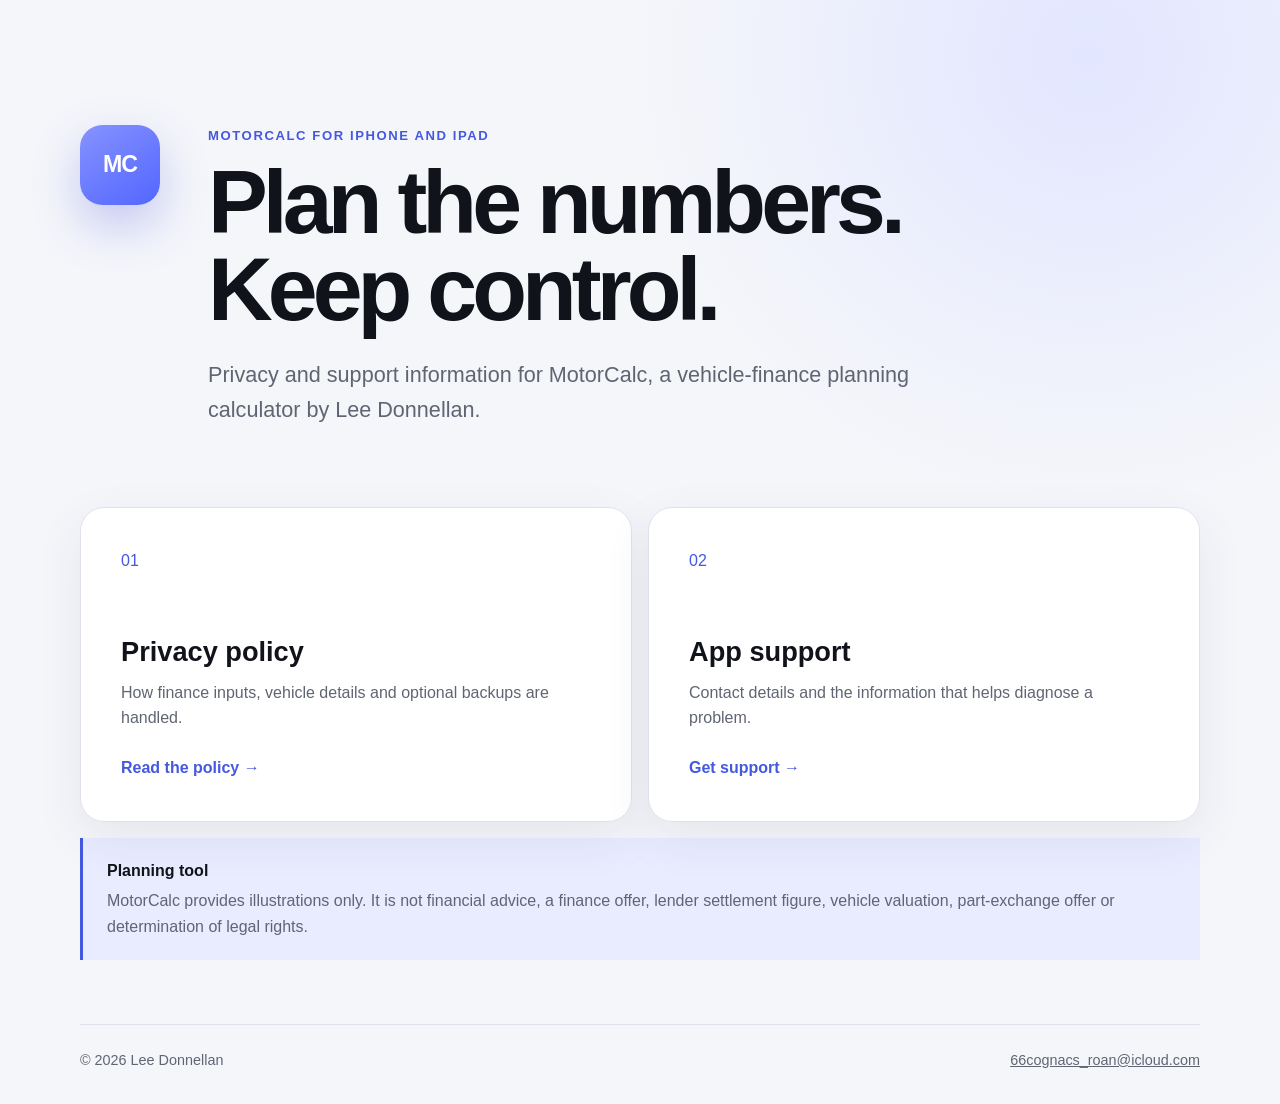
<file: index.html>
<!doctype html>
<html lang="en-GB">
<head>
  <meta charset="utf-8">
  <meta name="viewport" content="width=device-width, initial-scale=1">
  <meta name="description" content="Privacy and support information for MotorCalc.">
  <title>MotorCalc — Support</title>
  <link rel="stylesheet" href="styles.css">
</head>
<body>
  <main class="shell">
    <header class="hero">
      <div class="mark" aria-hidden="true">MC</div>
      <div>
        <p class="eyebrow">MotorCalc for iPhone and iPad</p>
        <h1>Plan the numbers.<br>Keep control.</h1>
        <p class="lede">Privacy and support information for MotorCalc, a vehicle-finance planning calculator by Lee Donnellan.</p>
      </div>
    </header>

    <section class="cards" aria-label="Information">
      <a class="card" href="privacy.html">
        <span class="card-number">01</span>
        <h2>Privacy policy</h2>
        <p>How finance inputs, vehicle details and optional backups are handled.</p>
        <span class="card-link">Read the policy <span aria-hidden="true">→</span></span>
      </a>
      <a class="card" href="support.html">
        <span class="card-number">02</span>
        <h2>App support</h2>
        <p>Contact details and the information that helps diagnose a problem.</p>
        <span class="card-link">Get support <span aria-hidden="true">→</span></span>
      </a>
    </section>

    <aside class="notice">
      <strong>Planning tool</strong>
      <p>MotorCalc provides illustrations only. It is not financial advice, a finance offer, lender settlement figure, vehicle valuation, part-exchange offer or determination of legal rights.</p>
    </aside>

    <footer>
      <span>© 2026 Lee Donnellan</span>
      <a href="mailto:66cognacs_roan@icloud.com">66cognacs_roan@icloud.com</a>
    </footer>
  </main>
</body>
</html>
</file>
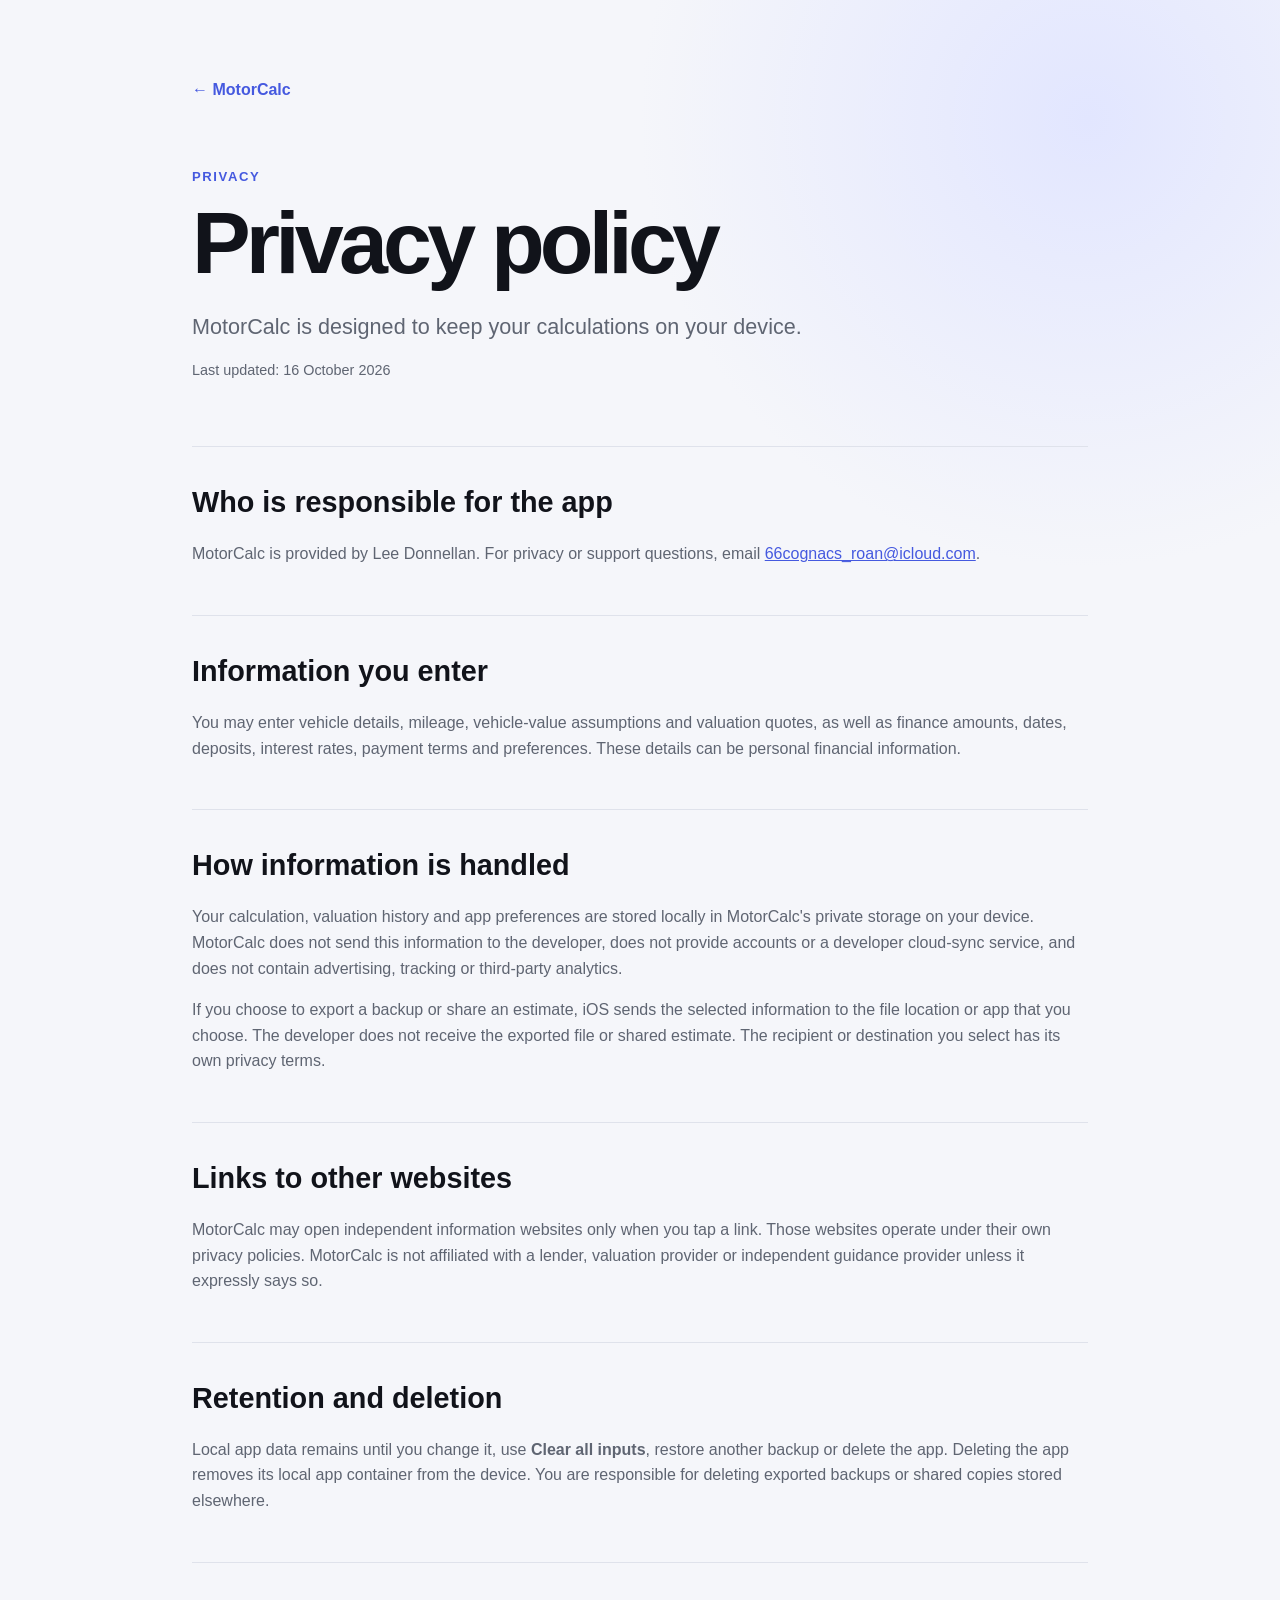
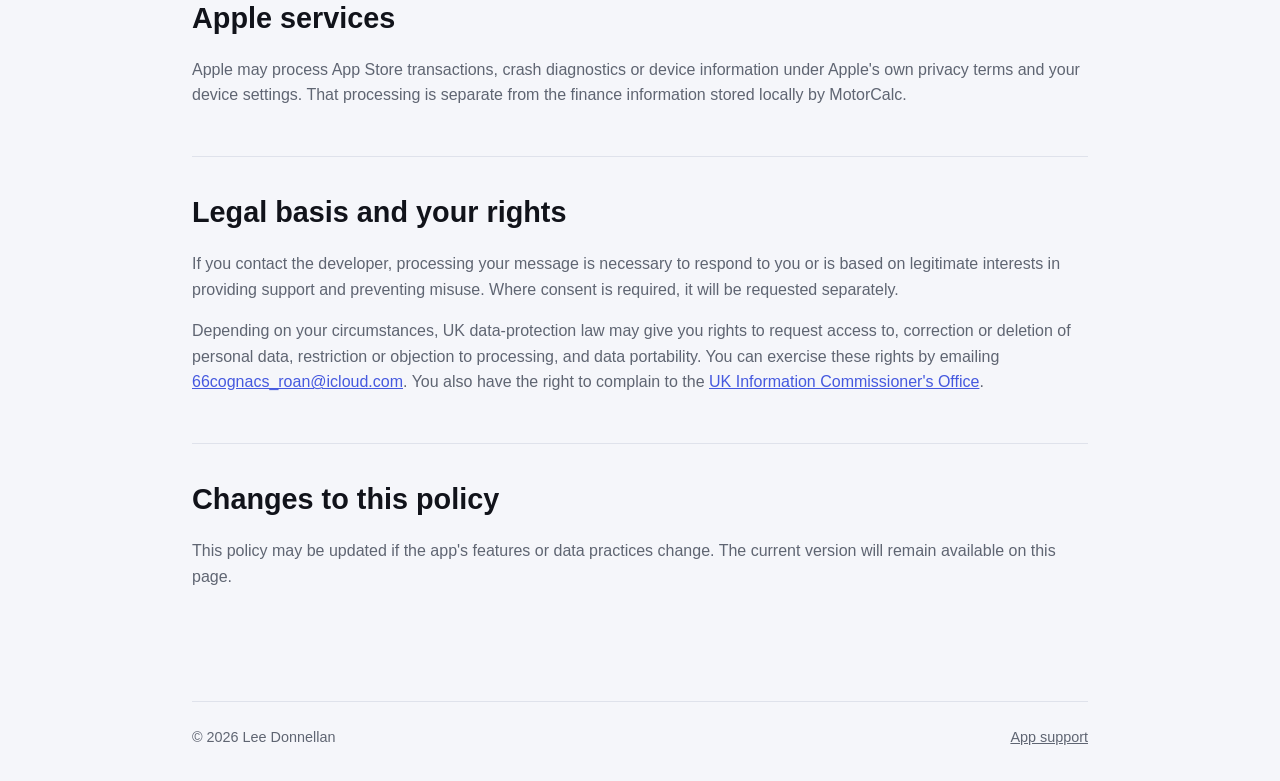
<file: privacy.html>
<!doctype html>
<html lang="en-GB">
<head>
  <meta charset="utf-8">
  <meta name="viewport" content="width=device-width, initial-scale=1">
  <meta name="description" content="Privacy policy for MotorCalc.">
  <title>Privacy Policy — MotorCalc</title>
  <link rel="stylesheet" href="styles.css">
</head>
<body>
  <main class="shell legal">
    <nav><a href="index.html">← MotorCalc</a></nav>
    <header>
      <p class="eyebrow">Privacy</p>
      <h1>Privacy policy</h1>
      <p class="lede">MotorCalc is designed to keep your calculations on your device.</p>
      <p class="updated">Last updated: 16 October 2026</p>
    </header>

    <article>
      <section>
        <h2>Who is responsible for the app</h2>
        <p>MotorCalc is provided by Lee Donnellan. For privacy or support questions, email <a href="mailto:66cognacs_roan@icloud.com">66cognacs_roan@icloud.com</a>.</p>
      </section>

      <section>
        <h2>Information you enter</h2>
        <p>You may enter vehicle details, mileage, vehicle-value assumptions and valuation quotes, as well as finance amounts, dates, deposits, interest rates, payment terms and preferences. These details can be personal financial information.</p>
      </section>

      <section>
        <h2>How information is handled</h2>
        <p>Your calculation, valuation history and app preferences are stored locally in MotorCalc's private storage on your device. MotorCalc does not send this information to the developer, does not provide accounts or a developer cloud-sync service, and does not contain advertising, tracking or third-party analytics.</p>
        <p>If you choose to export a backup or share an estimate, iOS sends the selected information to the file location or app that you choose. The developer does not receive the exported file or shared estimate. The recipient or destination you select has its own privacy terms.</p>
      </section>

      <section>
        <h2>Links to other websites</h2>
        <p>MotorCalc may open independent information websites only when you tap a link. Those websites operate under their own privacy policies. MotorCalc is not affiliated with a lender, valuation provider or independent guidance provider unless it expressly says so.</p>
      </section>

      <section>
        <h2>Retention and deletion</h2>
        <p>Local app data remains until you change it, use <strong>Clear all inputs</strong>, restore another backup or delete the app. Deleting the app removes its local app container from the device. You are responsible for deleting exported backups or shared copies stored elsewhere.</p>
      </section>

      <section>
        <h2>Apple services</h2>
        <p>Apple may process App Store transactions, crash diagnostics or device information under Apple's own privacy terms and your device settings. That processing is separate from the finance information stored locally by MotorCalc.</p>
      </section>

      <section>
        <h2>Legal basis and your rights</h2>
        <p>If you contact the developer, processing your message is necessary to respond to you or is based on legitimate interests in providing support and preventing misuse. Where consent is required, it will be requested separately.</p>
        <p>Depending on your circumstances, UK data-protection law may give you rights to request access to, correction or deletion of personal data, restriction or objection to processing, and data portability. You can exercise these rights by emailing <a href="mailto:66cognacs_roan@icloud.com">66cognacs_roan@icloud.com</a>. You also have the right to complain to the <a href="https://ico.org.uk/make-a-complaint/">UK Information Commissioner's Office</a>.</p>
      </section>

      <section>
        <h2>Changes to this policy</h2>
        <p>This policy may be updated if the app's features or data practices change. The current version will remain available on this page.</p>
      </section>
    </article>

    <footer>
      <span>© 2026 Lee Donnellan</span>
      <a href="support.html">App support</a>
    </footer>
  </main>
</body>
</html>
</file>
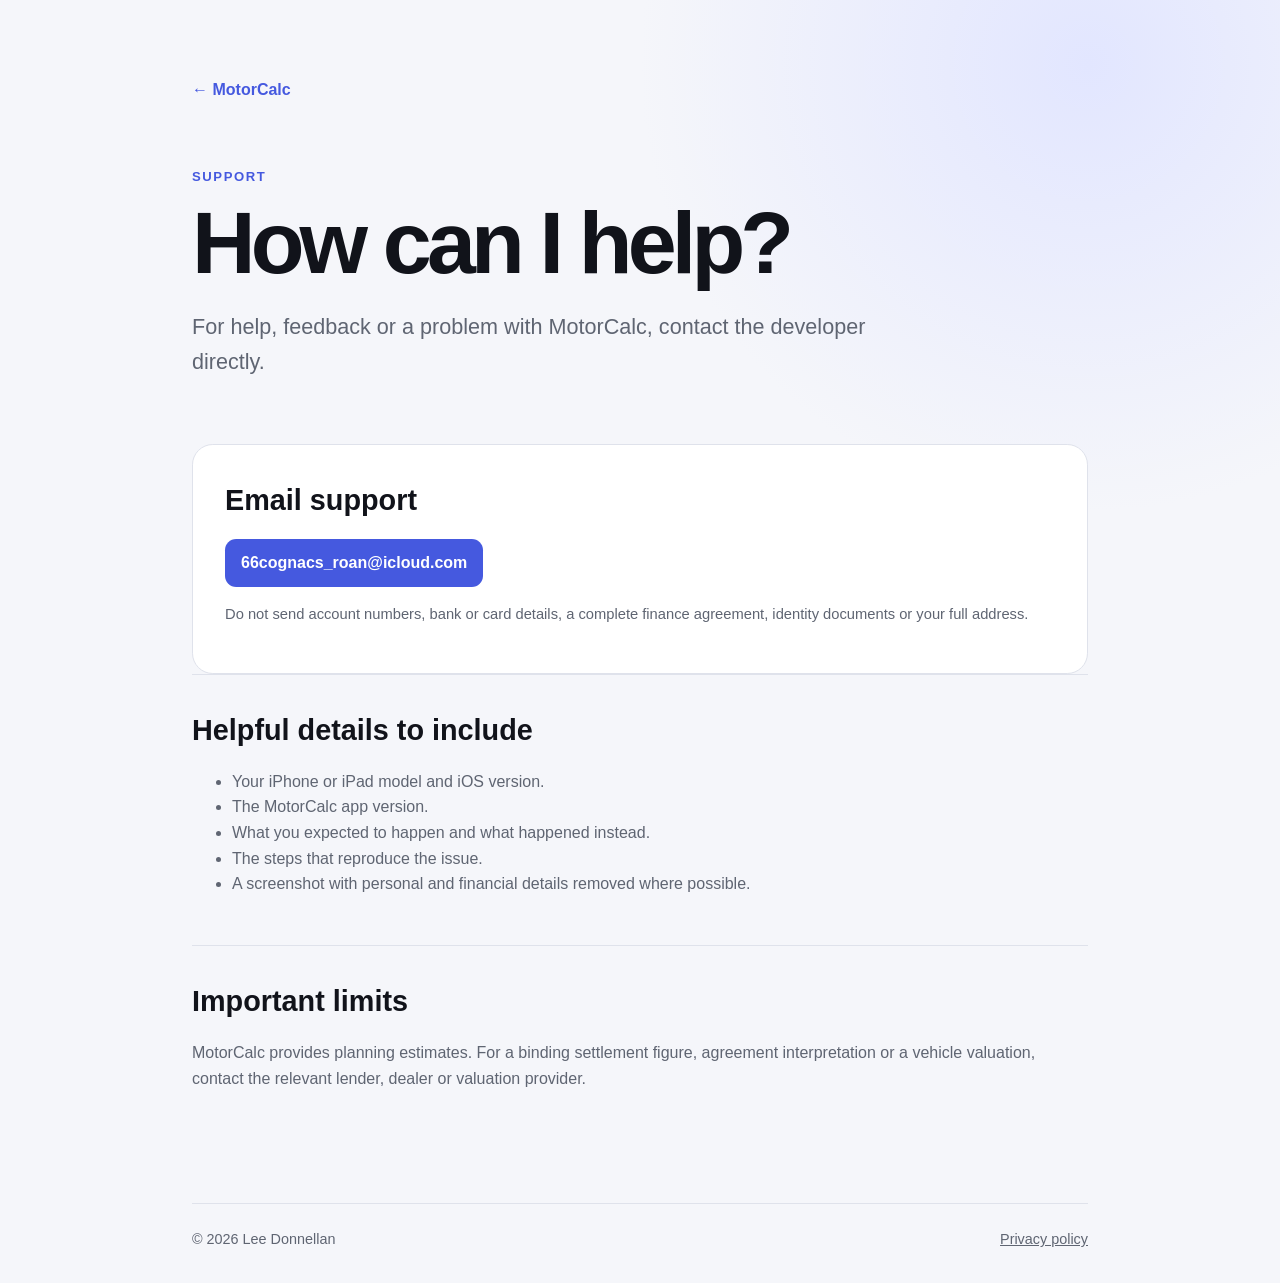
<file: support.html>
<!doctype html>
<html lang="en-GB">
<head>
  <meta charset="utf-8">
  <meta name="viewport" content="width=device-width, initial-scale=1">
  <meta name="description" content="Support for MotorCalc.">
  <title>App Support — MotorCalc</title>
  <link rel="stylesheet" href="styles.css">
</head>
<body>
  <main class="shell legal">
    <nav><a href="index.html">← MotorCalc</a></nav>
    <header>
      <p class="eyebrow">Support</p>
      <h1>How can I help?</h1>
      <p class="lede">For help, feedback or a problem with MotorCalc, contact the developer directly.</p>
    </header>

    <article>
      <section class="contact-panel">
        <h2>Email support</h2>
        <p><a class="email-button" href="mailto:66cognacs_roan@icloud.com?subject=MotorCalc%20support">66cognacs_roan@icloud.com</a></p>
        <p class="muted">Do not send account numbers, bank or card details, a complete finance agreement, identity documents or your full address.</p>
      </section>

      <section>
        <h2>Helpful details to include</h2>
        <ul>
          <li>Your iPhone or iPad model and iOS version.</li>
          <li>The MotorCalc app version.</li>
          <li>What you expected to happen and what happened instead.</li>
          <li>The steps that reproduce the issue.</li>
          <li>A screenshot with personal and financial details removed where possible.</li>
        </ul>
      </section>

      <section>
        <h2>Important limits</h2>
        <p>MotorCalc provides planning estimates. For a binding settlement figure, agreement interpretation or a vehicle valuation, contact the relevant lender, dealer or valuation provider.</p>
      </section>
    </article>

    <footer>
      <span>© 2026 Lee Donnellan</span>
      <a href="privacy.html">Privacy policy</a>
    </footer>
  </main>
</body>
</html>
</file>
<file: styles.css>
:root {
  color-scheme: light dark;
  --background: #07080b;
  --surface: #12151c;
  --surface-raised: #1a1e28;
  --text: #f7f8fb;
  --muted: #a4a9b5;
  --line: #2b3040;
  --accent: #7787ff;
  --accent-soft: #1d254f;
  font-family: -apple-system, BlinkMacSystemFont, "SF Pro Display", "Helvetica Neue", sans-serif;
}

* { box-sizing: border-box; }
body { margin: 0; min-height: 100vh; background: radial-gradient(circle at 85% 5%, rgba(91, 112, 255, 0.2), transparent 28rem), var(--background); color: var(--text); line-height: 1.6; }
a { color: inherit; }
.shell { width: min(70rem, calc(100% - 2rem)); margin: 0 auto; padding: clamp(2rem, 6vw, 5rem) 0 2rem; }
.hero { display: grid; grid-template-columns: auto 1fr; gap: clamp(1.5rem, 4vw, 3rem); align-items: start; padding: 3rem 0 5rem; }
.mark { display: grid; place-items: center; width: 5rem; aspect-ratio: 1; border-radius: 1.4rem; background: linear-gradient(145deg, #8693ff, #5266ff); color: white; font-size: 1.45rem; font-weight: 800; letter-spacing: -0.04em; box-shadow: 0 1.25rem 3rem rgba(63, 80, 220, 0.28); }
.eyebrow { margin: 0 0 0.8rem; color: var(--accent); font-size: 0.82rem; font-weight: 750; letter-spacing: 0.12em; text-transform: uppercase; }
h1 { max-width: 16ch; margin: 0; font-size: clamp(2.8rem, 7vw, 6rem); line-height: 0.98; letter-spacing: -0.055em; }
.lede { max-width: 44rem; margin: 1.5rem 0 0; color: var(--muted); font-size: clamp(1.05rem, 2vw, 1.35rem); }
.cards { display: grid; grid-template-columns: repeat(2, minmax(0, 1fr)); gap: 1rem; }
.card { min-height: 18rem; padding: clamp(1.5rem, 4vw, 2.5rem); border: 1px solid var(--line); border-radius: 1.5rem; background: linear-gradient(145deg, var(--surface-raised), var(--surface)); text-decoration: none; transition: transform 160ms ease, border-color 160ms ease; }
.card:hover, .card:focus-visible { transform: translateY(-3px); border-color: var(--accent); }
.card-number { color: var(--accent); font-variant-numeric: tabular-nums; }
.card h2 { margin: 3.5rem 0 0.4rem; font-size: 1.7rem; }
.card p { max-width: 32rem; margin: 0; color: var(--muted); }
.card-link { display: inline-block; margin-top: 1.5rem; color: var(--accent); font-weight: 700; }
.notice { margin: 1rem 0 4rem; padding: 1.3rem 1.5rem; border-left: 3px solid var(--accent); background: var(--accent-soft); }
.notice p { margin: 0.25rem 0 0; color: var(--muted); }
footer { display: flex; justify-content: space-between; gap: 1rem; padding-top: 1.5rem; border-top: 1px solid var(--line); color: var(--muted); font-size: 0.9rem; }
.legal { max-width: 56rem; }
.legal nav { margin-bottom: 4rem; }
.legal nav a { color: var(--accent); text-decoration: none; font-weight: 700; }
.legal h1 { max-width: none; font-size: clamp(2.8rem, 8vw, 5.5rem); }
.updated { color: var(--muted); font-size: 0.9rem; }
.legal article { margin: 4rem 0; }
.legal article section { padding: 2rem 0; border-top: 1px solid var(--line); }
.legal h2 { margin: 0 0 0.65rem; font-size: clamp(1.3rem, 3vw, 1.8rem); }
.legal article p, .legal li { color: var(--muted); }
.legal article a { color: var(--accent); }
.contact-panel { padding: 2rem !important; border: 1px solid var(--line) !important; border-radius: 1.3rem; background: var(--surface); }
.email-button { display: inline-block; padding: 0.7rem 1rem; border-radius: 0.7rem; background: var(--accent); color: white !important; font-weight: 750; text-decoration: none; }
.muted { font-size: 0.92rem; }
@media (max-width: 42rem) { .hero { grid-template-columns: 1fr; padding-top: 1rem; } .mark { width: 4rem; border-radius: 1.1rem; } .cards { grid-template-columns: 1fr; } .card { min-height: 15rem; } footer { flex-direction: column; } }
@media (prefers-color-scheme: light) { :root { --background: #f5f6fa; --surface: #ffffff; --surface-raised: #ffffff; --text: #11131a; --muted: #5f6572; --line: #dfe2eb; --accent: #4559df; --accent-soft: #e9ecff; } body { background: radial-gradient(circle at 85% 5%, #e2e6ff, transparent 28rem), var(--background); } .card { box-shadow: 0 1rem 3rem rgba(45, 55, 90, 0.08); } }
</file>
